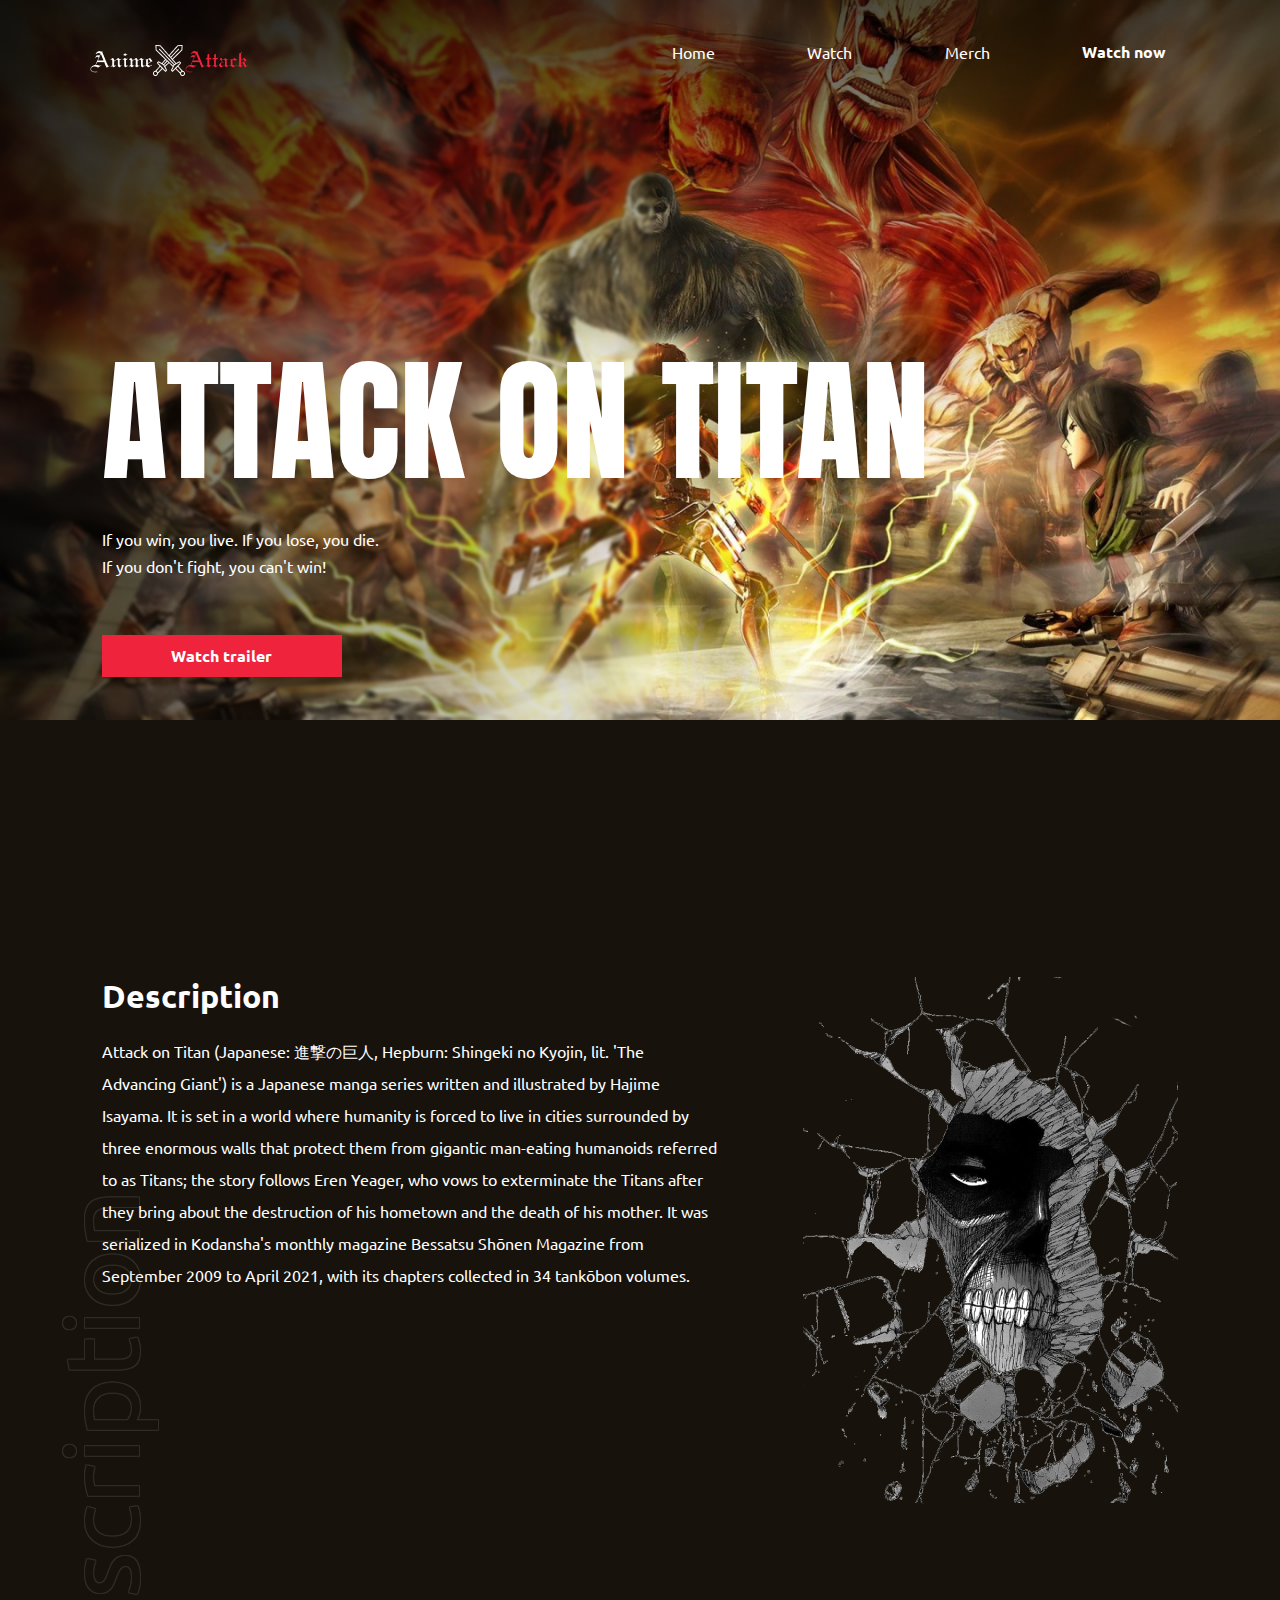
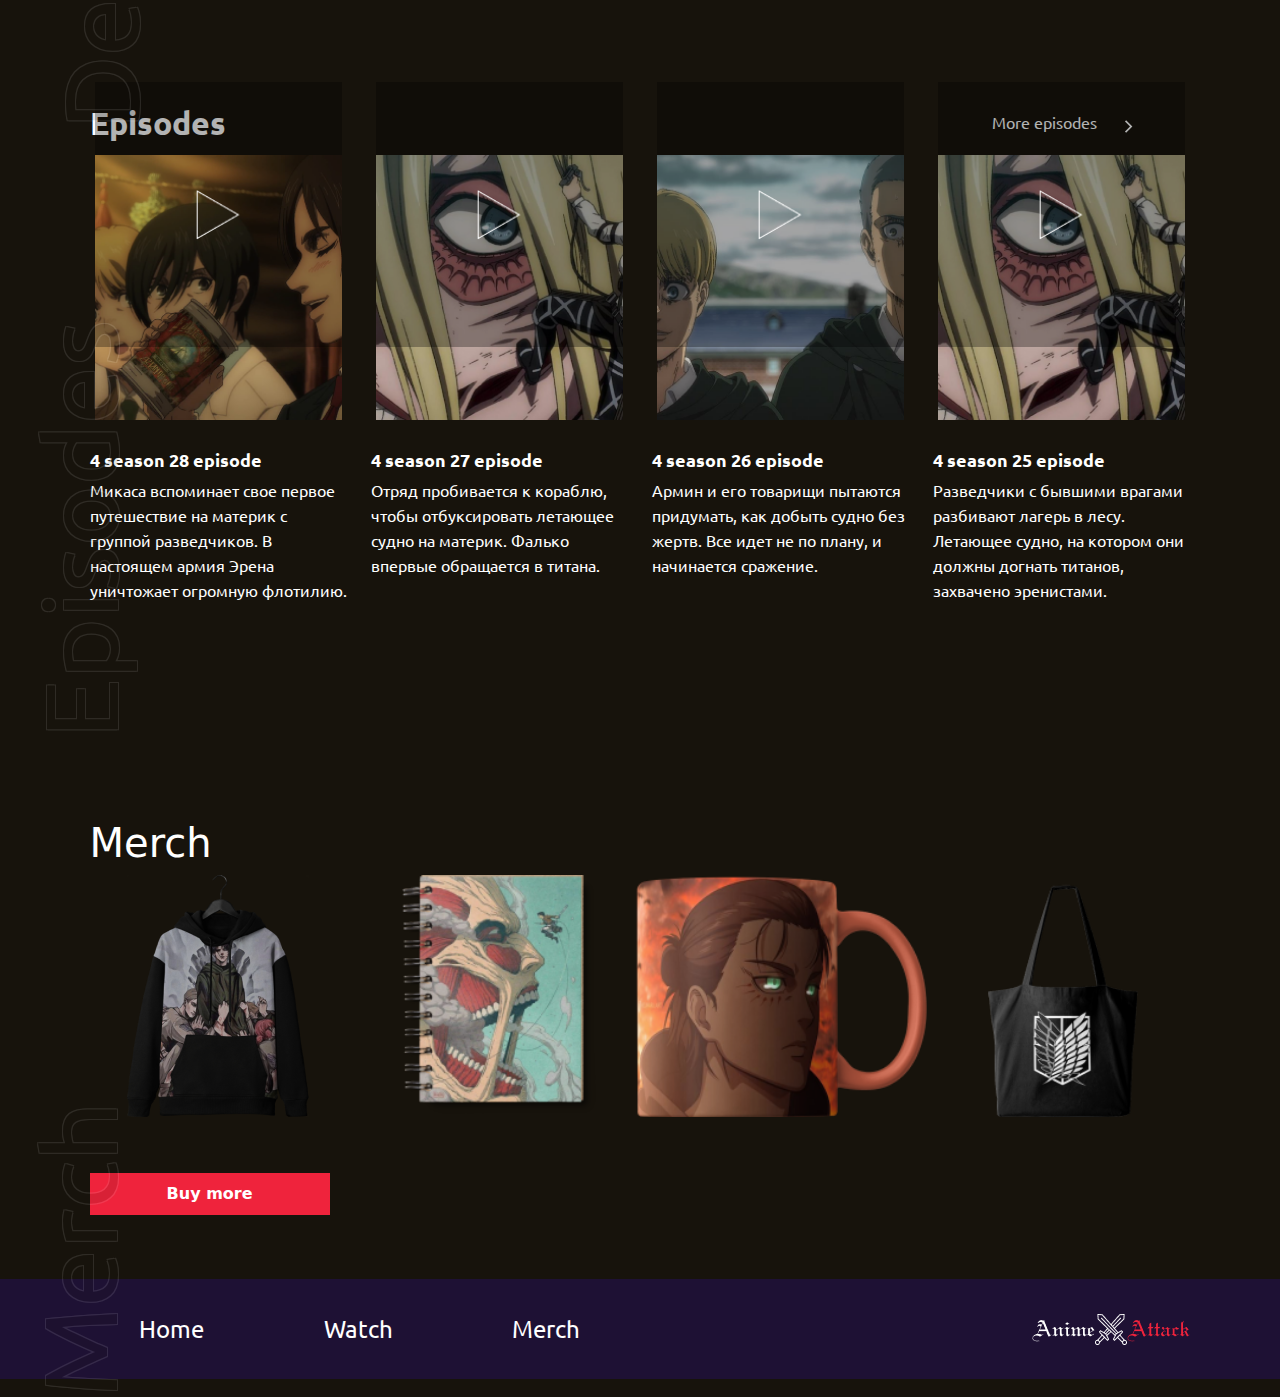
<file: index.html>
<!DOCTYPE html>
<html lang="en">
<head>
    <meta charset="UTF-8">
    <meta name="viewport" content="width=device-width, initial-scale=1">
    <title>Anime Attack</title>
    <link rel="stylesheet" href="css/bootstrap.min.css">
    <link rel="stylesheet" href="css/index.css">
</head>
<body>
<div class="container-fluid">
    <div class="row back">
        <div class="row navbar">
            <div class="col-6">
                <img src="images/index/logo.png" alt="">
            </div>
            <div class="col-6">
                <ul class="">
                    <li><a href="index.html">Home</a></li>
                    <li><a href="watch.html">Watch</a></li>
                    <li><a href="">Merch</a></li>
                    <li id="but"><a href="">Watch now</a></li>
                </ul>
            </div>
        </div>
        <div class="row main">
            <div class="col-12">
                <h1>ATTACK ON TITAN</h1>
            </div>
            <div class="col-12" style="margin-top: 20px">
                <h2>
                    If you win, you live. If you lose, you die.
                </h2>
            </div>
            <div class="col-12">
                <h2>
                    If you don't fight, you can't win!
                </h2>
            </div>
            <div class="col-12" style="margin-top: 50px">
                <h2>
                    <a href="watch.html">
                        <button>
                            Watch trailer
                        </button>
                    </a>
                </h2>
            </div>
        </div>
    </div>
    <div class="row content">
        <div class="col-7">
            <h2 id="desc">Description</h2>
            <h1>Description</h1>
            <p>Attack on Titan (Japanese: 進撃の巨人, Hepburn: Shingeki no Kyojin, lit. 'The Advancing Giant') is a
                Japanese manga series written and illustrated by Hajime Isayama. It is set in a world where humanity is
                forced to live in cities surrounded by three enormous walls that protect them from gigantic man-eating
                humanoids referred to as Titans; the story follows Eren Yeager, who vows to exterminate the Titans after
                they bring about the destruction of his hometown and the death of his mother. It was serialized in
                Kodansha's monthly magazine Bessatsu Shōnen Magazine from September 2009 to April 2021, with its
                chapters collected in 34 tankōbon volumes.</p>
        </div>
        <div class="col-5" style="display: flex; justify-content: right">
            <img src="images/index/head.png" alt="">
        </div>
    </div>
    <div class="row episodes">
        <div class="col-9">
            <h2 id="episodes">Episodes</h2>
            <h1>Episodes</h1>
        </div>
        <div class="col-2 d-flex justify-content-end align-items-center">
            <h2>
                More episodes
            </h2>
        </div>
        <div class="col-1 d-flex justify-content-start align-items-center">
            <img id="next" src="images/index/next.png" alt="">
        </div>
        <div class="col-3">
            <img src="images/index/28episode.png" alt="">
            <img src="images/index/play.png" alt="" style="margin-top: -445px">
            <h3>
                4 season 28 episode
            </h3>
            <p>
                Микаса вспоминает свое первое путешествие на материк с группой разведчиков. В настоящем армия Эрена
                уничтожает огромную флотилию.
            </p>
        </div>
        <div class="col-3">
            <img src="images/index/27episode.png" alt="">
            <img src="images/index/play.png" alt="" style="margin-top: -445px">
            <h3>
                4 season 27 episode
            </h3>
            <p>
                Отряд пробивается к кораблю, чтобы отбуксировать летающее судно на материк. Фалько впервые обращается в
                титана.
            </p>
        </div>
        <div class="col-3">
            <img src="images/index/26episode.png" alt="">
            <img src="images/index/play.png" alt="" style="margin-top: -445px">
            <h3>
                4 season 26 episode
            </h3>
            <p>
                Армин и его товарищи пытаются придумать, как добыть судно без жертв. Все идет не по плану, и начинается
                сражение.
            </p>
        </div>
        <div class="col-3">
            <img src="images/index/25episode.png" alt="">
            <img src="images/index/play.png" alt="" style="margin-top: -445px">
            <h3>
                4 season 25 episode
            </h3>
            <p>
                Разведчики с бывшими врагами разбивают лагерь в лесу. Летающее судно, на котором они должны догнать
                титанов, захвачено эренистами.
            </p>
        </div>
    </div>
    <div class="row merch">
        <div class="col-12">
            <h2 id="merch">Merch</h2>
            <h1>Merch</h1>
        </div>
        <div class="col-3 d-flex justify-content-center">
            <img src="images/index/hoodie.png" alt="">
        </div>
        <div class="col-3 d-flex justify-content-center">
            <img src="images/index/book.png" alt="">
        </div>
        <div class="col-3 d-flex justify-content-center">
            <img src="images/index/cup.png" alt="">
        </div>
        <div class="col-3 d-flex justify-content-center">
            <img src="images/index/shoper.png" alt="">
        </div>
        <div class="col-3" style="margin-top: 5%">
            <a href="">
                <button>
                    Buy more
                </button>
            </a>
        </div>
    </div>
    <div class="row footer d-flex justify-content-between">
        <div class="col-2 d-flex justify-content-center align-items-center">
            <a href="index.html">Home</a>
        </div>
        <div class="col-2 d-flex justify-content-center align-items-center">
            <a href="watch.html">Watch</a>
        </div>
        <div class="col-2 d-flex justify-content-center align-items-center">
            <a href="">Merch</a>
        </div>
        <div class="col-6 d-flex justify-content-end align-items-center">
            <img src="images/index/logo.png" alt="">
        </div>
    </div>
</div>
</body>
</html>
</file>
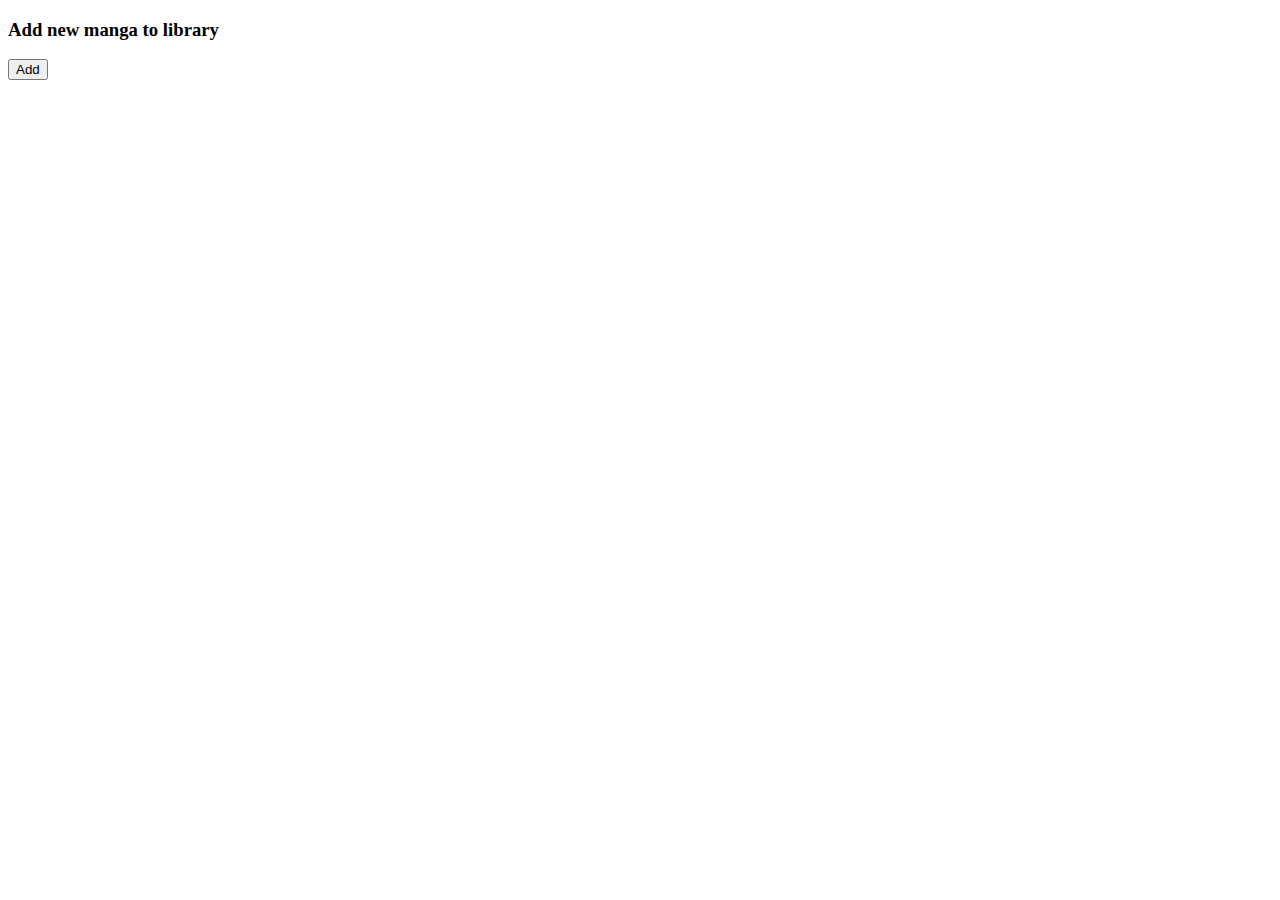
<file: lab9/static/index.html>
<!DOCTYPE html>
<html lang="en">
<head>
    <meta charset="UTF-8">
    <title>Library</title>
</head>
<body>
    <h3>Add new manga to library</h3>
    <a href="/add"><button>Add</button></a>
</body>
</html>
</file>
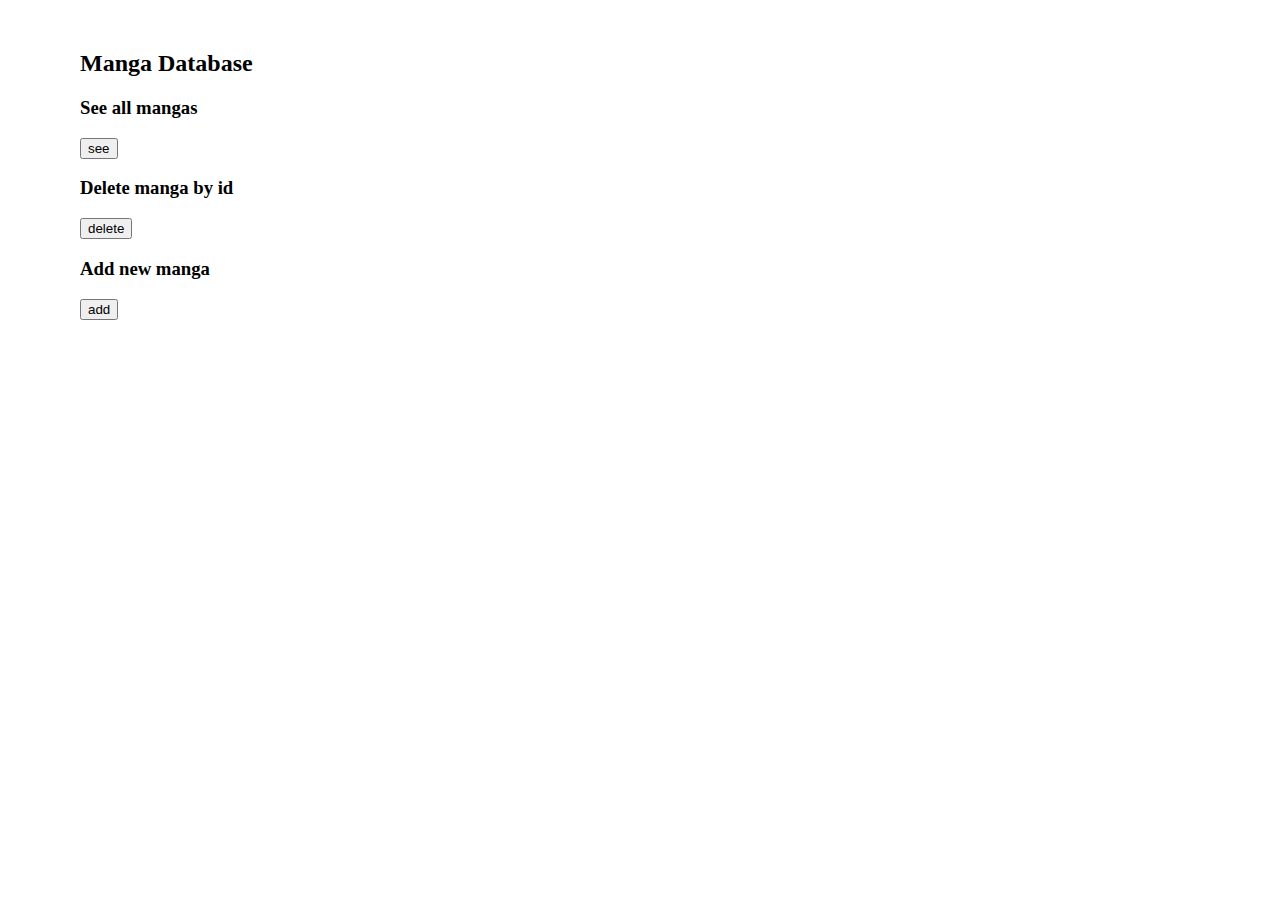
<file: project/static/index.html>
<!DOCTYPE html>
<html lang="en">
<head>
    <meta charset="UTF-8">
    <title>Index</title>
    <style>
        body {
            margin: 50px 80px
        }
    </style>
</head>
<body>
    <div class="container-fluid">
        <div class="row">
            <div class="col-12">
                <h2>Manga Database</h2>
            </div>
            <h3>See all mangas</h3>
            <a href="/see"><button>see</button></a>
            <h3>Delete manga by id</h3>
            <a href="/delete"><button>delete</button></a>
            <h3>Add new manga</h3>
            <a href="/add"><button>add</button></a>
        </div>
    </div>

</body>
</html>
</file>
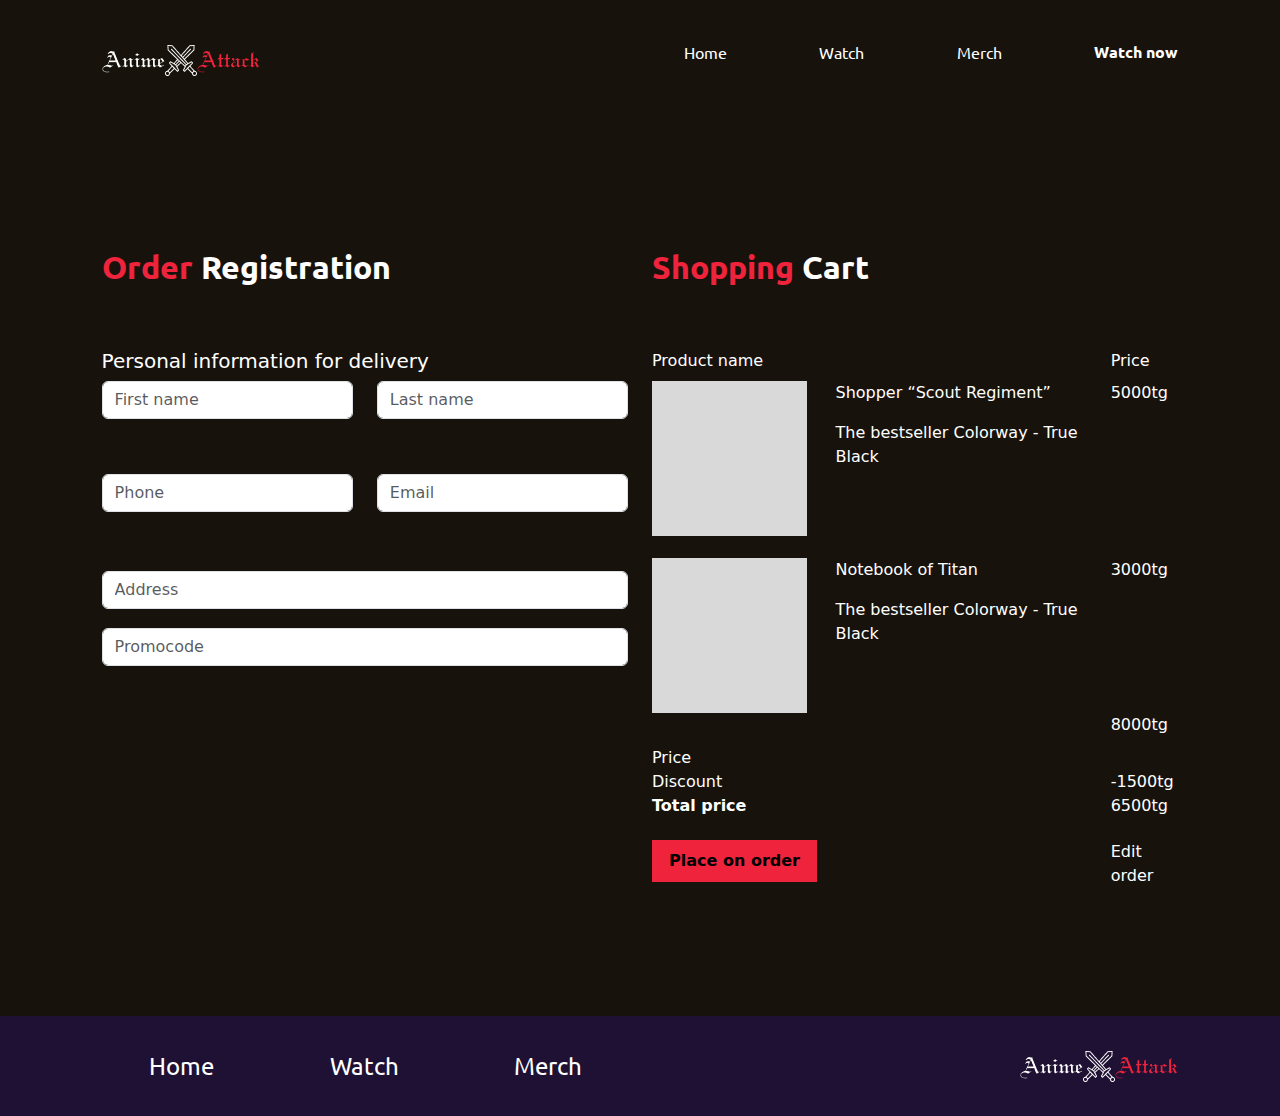
<file: buy.html>
<!DOCTYPE html>
<html lang="en">
<head>
    <meta charset="UTF-8">
    <meta name="viewport" content="width=device-width, initial-scale=1">
    <title>Buying</title>
    <link rel="stylesheet" href="css/bootstrap.min.css">
    <link rel="stylesheet" href="css/buy.css">
</head>
<body>
    <div class="container-fluid">
        <div class="row navbar">
            <div class="col-6">
                <img src="images/index/logo.png" alt="">
            </div>
            <div class="col-6">
                <ul class="">
                    <li><a href="">Home</a></li>
                    <li><a href="">Watch</a></li>
                    <li><a href="">Merch</a></li>
                    <li id="but"><a href="">Watch now</a></li>
                </ul>
            </div>
        </div>
        <div class="row content">

            <div class="col-6">
                <h1>
                    <span style="color: #EF233C">Order</span>
                    <span>Registration</span>
                </h1>

            </div>
            <div class="col-6">
                <h1>
                    <span style="color: #EF233C">Shopping</span>
                    <span>Cart</span>
                </h1>

            </div>
            <div class="col-6" style="margin-top: 5%">
                <h5>Personal information for delivery</h5>
            </div>
            <div class="col-5" style="margin-top: 5%">
                Product name
            </div>
            <div class="col-1" style="margin-top: 5%">
                Price
            </div>
            <div class="col-3">
                <input type="text" class="form-control" aria-describedby="emailHelp" placeholder="First name">
            </div>
            <div class="col-3">
                <input type="text" class="form-control" aria-describedby="emailHelp" placeholder="Last name">
            </div>
            <div class="col-2">
                <img src="images/Rectangle.png" alt="">
            </div>
            <div class="col-3">
                <p>
                    Shopper “Scout Regiment”
                </p>
                <p>
                    The bestseller
                    Colorway - True Black
                </p>
            </div>
            <div class="col-1">
                5000tg
            </div>

            <div class="col-3">
                <input type="text" class="form-control" aria-describedby="emailHelp" placeholder="Phone" style="margin-top: -25%">
            </div>
            <div class="col-3">
                <input type="text" class="form-control" aria-describedby="emailHelp" placeholder="Email" style="margin-top: -25%">
            </div>
            <div class="col-2" style="margin-top: 2%">
                <img src="images/Rectangle.png" alt="">
            </div>
            <div class="col-3" style="margin-top: 2%">
                <p>
                    Notebook of Titan
                </p>
                <p>
                    The bestseller
                    Colorway - True Black
                </p>
            </div>
            <div class="col-1" style="margin-top: 2%">
                3000tg
            </div>
            <div class="col-6">
                <input type="text" class="form-control" aria-describedby="emailHelp" placeholder="Address" style="margin-top: -27%">
            </div>
            <div class="col-5" style="margin-top: 3%">
                Price
            </div>
            <div class="col-1">
                8000tg
            </div>
            <div class="col-6">
                <input type="text" class="form-control" aria-describedby="emailHelp" placeholder="Promocode" style="margin-top: -27%">
            </div>
            <div class="col-5">
                Discount
            </div>
            <div class="col-1">
                -1500tg
            </div>
            <div class="col-6">

            </div>
            <div class="col-5">
                <b>Total price</b>
            </div>
            <div class="col-1">
                6500tg
            </div>
            <div class="col-6">

            </div>
            <div class="col-5" style="margin-top: 2%">
                <a href=""><button><b>Place on order</b></button></a>
            </div>
            <div class="col-1" style="margin-top: 2%">
                Edit order
            </div>
        </div>
        <div class="row footer d-flex justify-content-between">
            <div class="col-2 d-flex justify-content-center align-items-center">
                <a href="index.html">Home</a>
            </div>
            <div class="col-2 d-flex justify-content-center align-items-center">
                <a href="watch.html">Watch</a>
            </div>
            <div class="col-2 d-flex justify-content-center align-items-center">
                <a href="">Merch</a>
            </div>
            <div class="col-6 d-flex justify-content-end align-items-center">
                <img src="images/index/logo.png" alt="">
            </div>
        </div>
    </div>
</body>
</html>
</file>
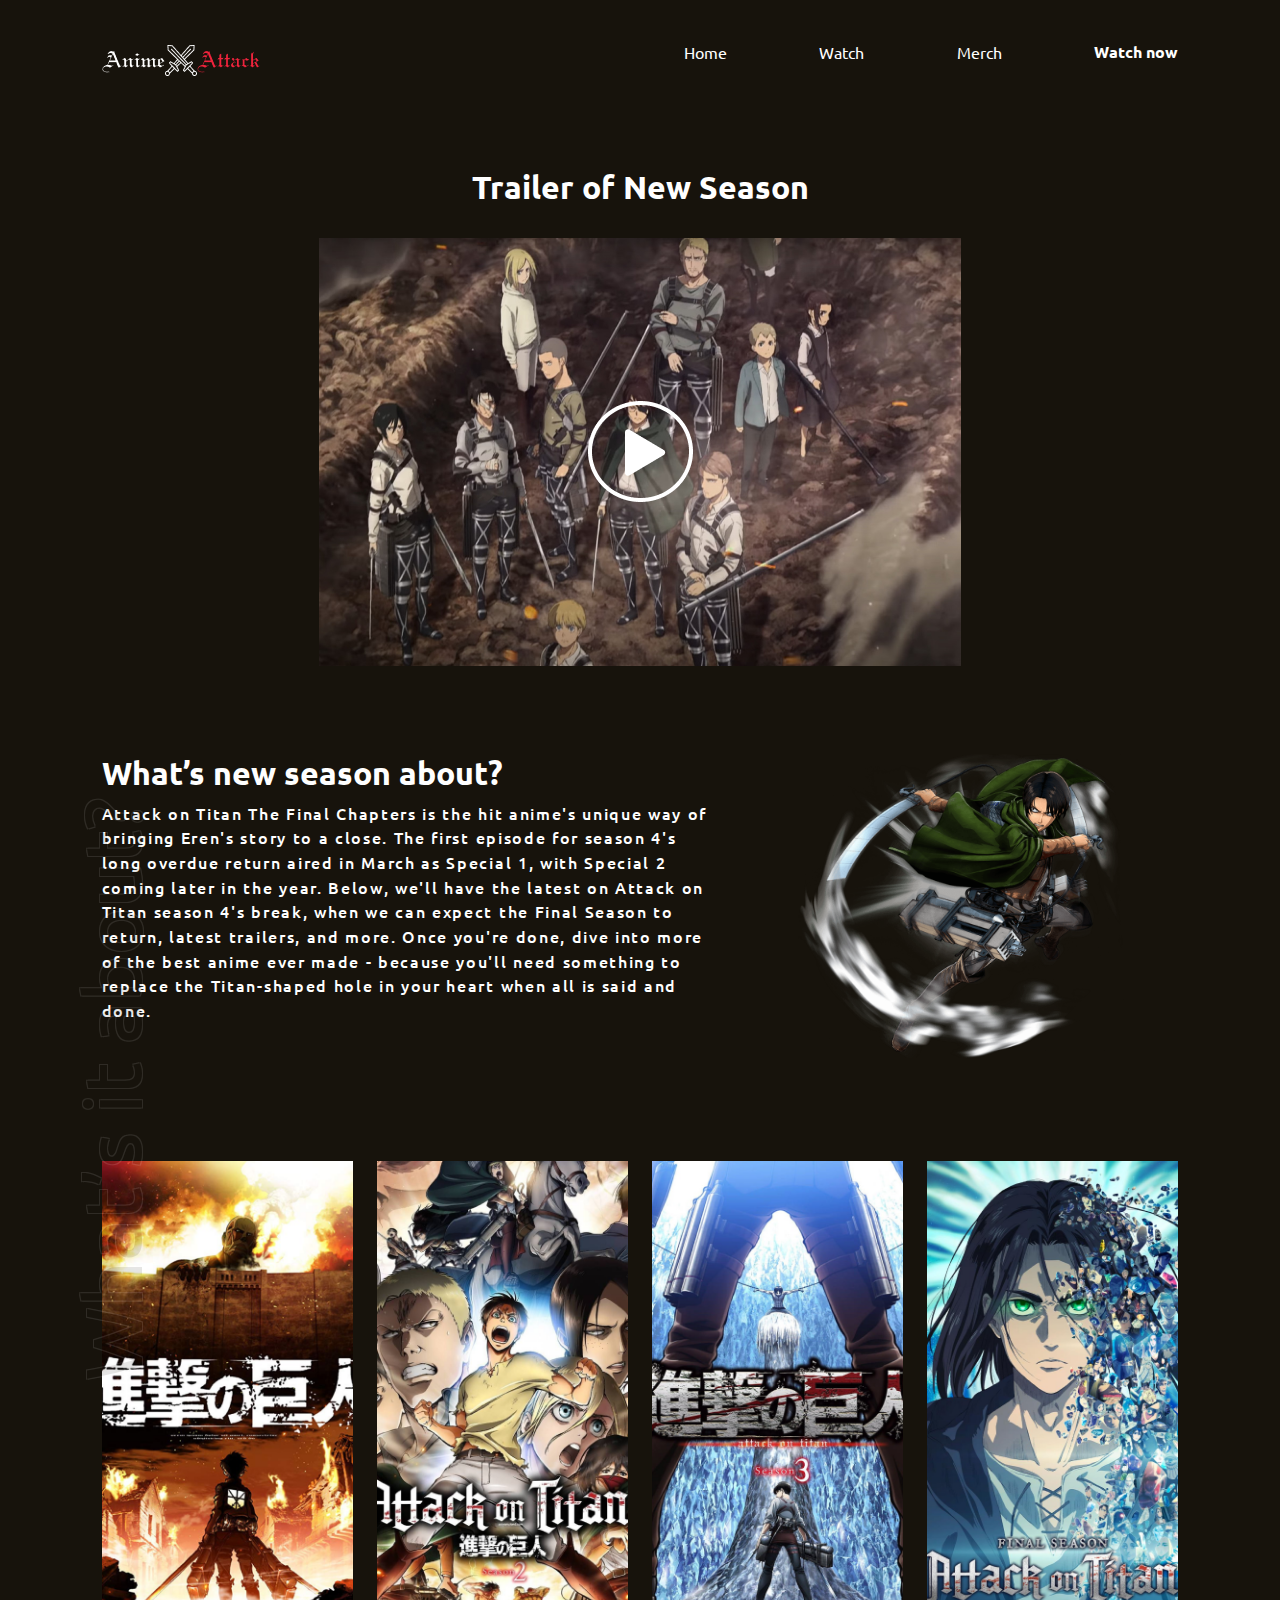
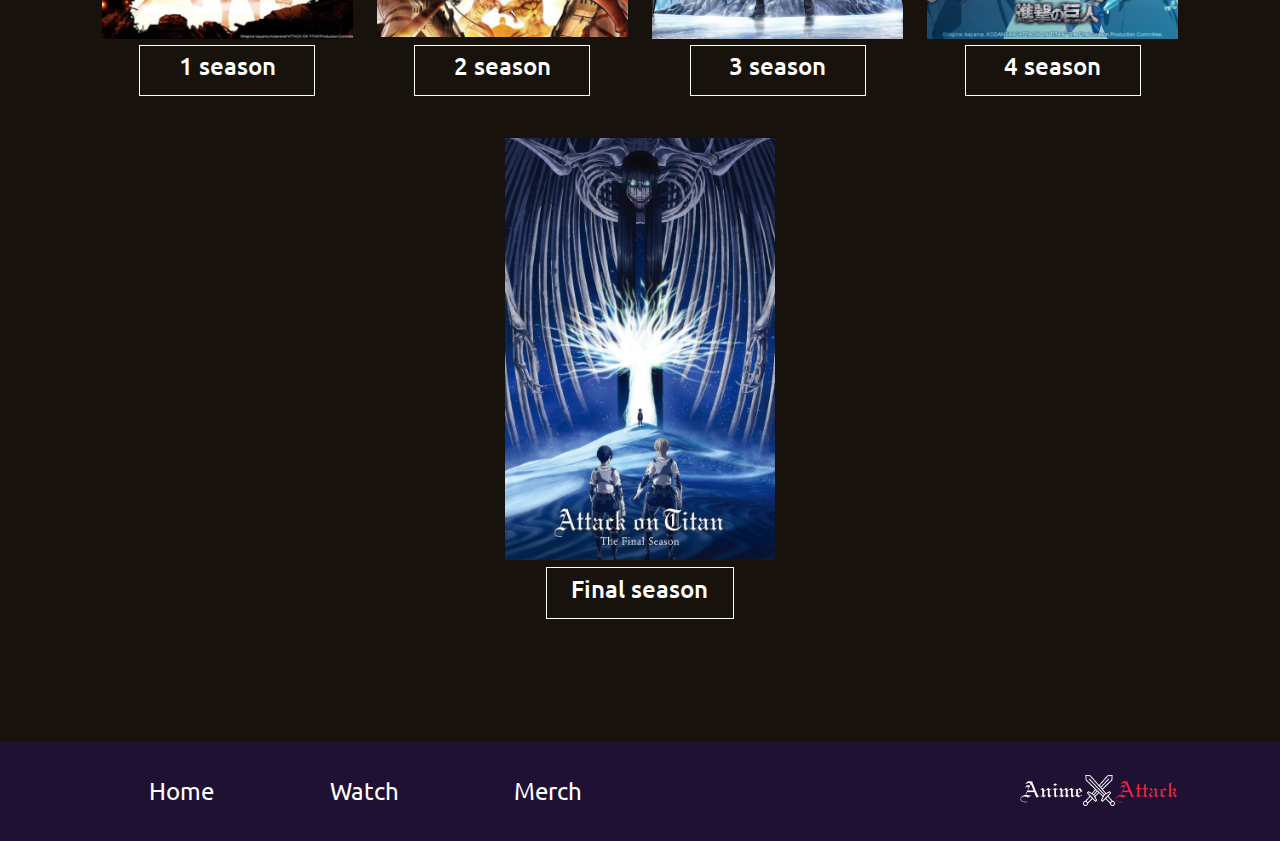
<file: watch.html>
<!DOCTYPE html>
<html lang="en">
<head>
    <meta charset="UTF-8">
    <meta name="viewport" content="width=device-width, initial-scale=1">
    <title>Watch</title>
    <link rel="stylesheet" href="css/bootstrap.min.css">
    <link rel="stylesheet" href="css/watch.css">
</head>
<body>
<div class="container-fluid">
    <div class="row navbar">
        <div class="col-6">
            <img src="images/index/logo.png" alt="">
        </div>
        <div class="col-6">
            <ul class="">
                <li><a href="index.html">Home</a></li>
                <li><a href="watch.html">Watch</a></li>
                <li><a href="">Merch</a></li>
                <li id="but"><a href="">Watch now</a></li>
            </ul>
        </div>
    </div>
    <div class="row content mt-5">
        <div class="col-12 d-flex justify-content-center">
            <h1>
                Trailer of New Season
            </h1>
        </div>
        <div class="col-12 d-flex justify-content-center mt-4">
            <img src="images/trailer.png" alt="">
        </div>
        <div class="col-7" style="margin-top: 8%">
            <h2 id="what">What’s it about?</h2>
            <h1>What’s new season about?</h1>
            <p>Attack on Titan The Final Chapters is the hit anime's unique way of bringing Eren's story to a close. The
                first episode for season 4's long overdue return aired in March as Special 1, with Special 2 coming
                later in the year.

                Below, we'll have the latest on Attack on Titan season 4's break, when we can expect the Final Season to
                return, latest trailers, and more.

                Once you're done, dive into more of the best anime ever made - because you'll need something to replace
                the Titan-shaped hole in your heart when all is said and done.</p>
        </div>
        <div class="col-5 d-flex justify-content-center align-items-center" style="margin-top: 8%">
            <img class="w-75" src="images/levi.png" alt="">
        </div>
    </div>
    <div class="row seasons" style="margin-top: 8%">
        <div class="col-3 d-flex justify-content-center">
            <img src="images/1season.png" alt="">
        </div>
        <div class="col-3">
            <img src="images/2season.png" alt="">
        </div>
        <div class="col-3">
            <img src="images/3season.png" alt="">
        </div>
        <div class="col-3">
            <img src="images/4season.png" alt="">
        </div>
        <div class="col-3 d-flex justify-content-center align-items-center">
            <a class="d-flex justify-content-center align-items-center buttons" href="">
                <h1>
                    1 season
                </h1>
            </a>
        </div>
        <div class="col-3 d-flex justify-content-center align-items-center">
            <a class="d-flex justify-content-center align-items-center buttons" href="">
                <h1>
                    2 season
                </h1>
            </a>
        </div>
        <div class="col-3 d-flex justify-content-center align-items-center">
            <a class="d-flex justify-content-center align-items-center buttons" href="">
                <h1>
                    3 season
                </h1>
            </a>
        </div>
        <div class="col-3 d-flex justify-content-center align-items-center">
            <a class="d-flex justify-content-center align-items-center buttons" href="">
                <h1>
                    4 season
                </h1>
            </a>
        </div>

        <div class="col-12 d-flex justify-content-center">
            <div class="col-3 d-flex justify-content-center mt-5">
                <img src="images/finalseason.png" alt="">
            </div>
        </div>
        <div class="col-12 d-flex justify-content-center">
            <div class="col-3 d-flex justify-content-center align-items-center">
                <a class="d-flex justify-content-center align-items-center buttons" href="">
                    <h1>
                        Final season
                    </h1>
                </a>
            </div>
        </div>

    </div>
    <div class="row footer d-flex justify-content-between">
        <div class="col-2 d-flex justify-content-center align-items-center">
            <a href="index.html">Home</a>
        </div>
        <div class="col-2 d-flex justify-content-center align-items-center">
            <a href="watch.html">Watch</a>
        </div>
        <div class="col-2 d-flex justify-content-center align-items-center">
            <a href="">Merch</a>
        </div>
        <div class="col-6 d-flex justify-content-end align-items-center">
            <img src="images/index/logo.png" alt="">
        </div>
    </div>
</div>
</body>
</html>
</file>
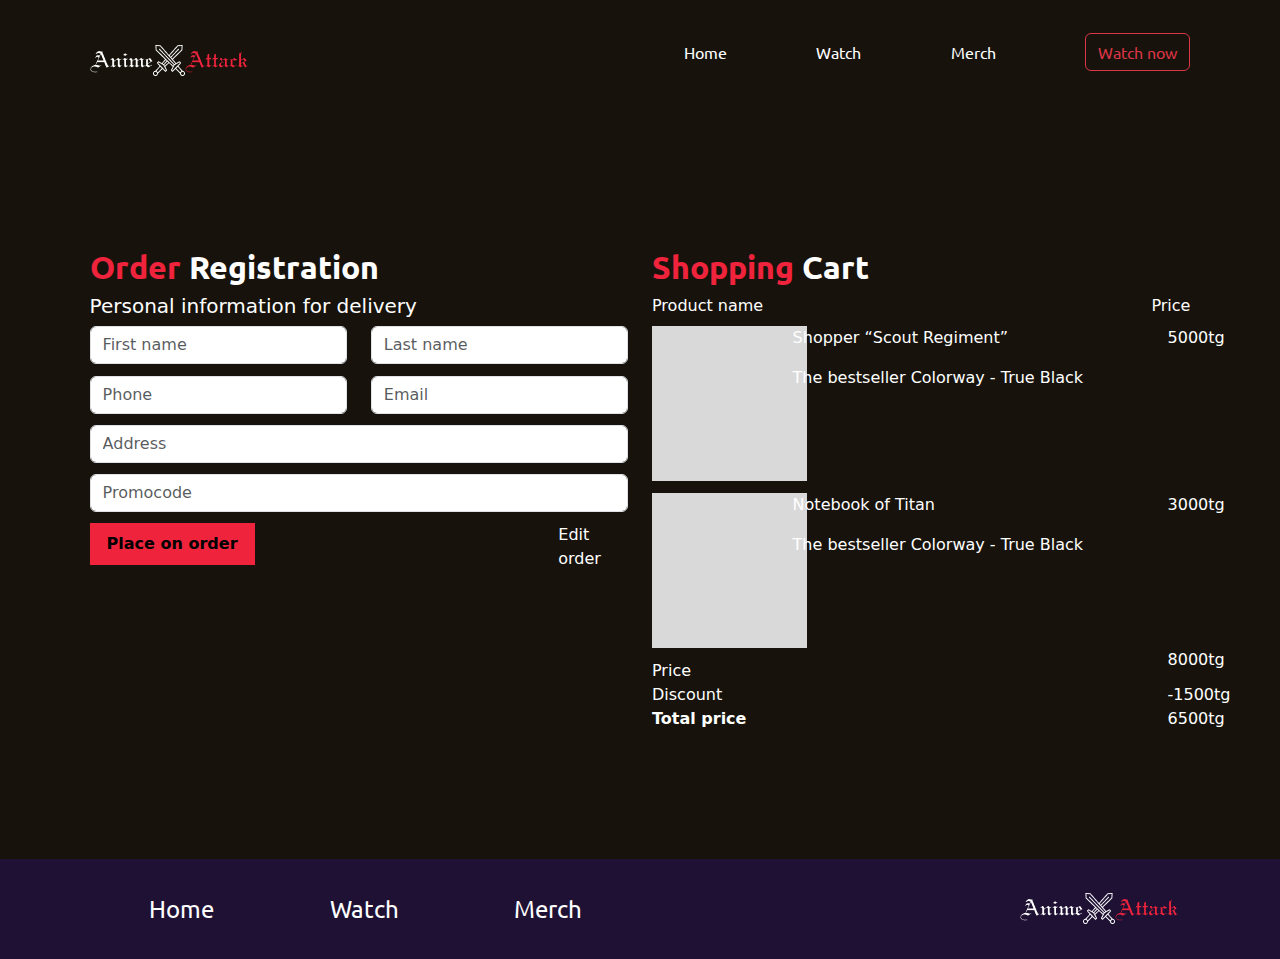
<file: lab8/static/buy.html>
<!DOCTYPE html>
<html lang="en">
<head>
    <meta charset="UTF-8">
    <meta name="viewport" content="width=device-width, initial-scale=1">
    <title>Buying</title>
    <link rel="stylesheet" href="../static/bootstrap.min.css">
    <link rel="stylesheet" href="../static/buy.css">
</head>
<body>
    <div class="container-fluid">
        <div class="row navbar">
            <div class="col-6">
                <img src="images/logo.png" alt="">
            </div>
            <div class="col-6">
                <div class="pc-navigation">
                    <ul class="d-flex align-items-center">
                        <li><a href="index.html">Home</a></li>
                        <li><a href="watch.html">Watch</a></li>
                        <li><a href="">Merch</a></li>
                        <li><a href="watch.html"><button type="button" class="btn btn-outline-danger">Watch now</button></a></li>
                    </ul>
                </div>
                <div class="mobile-navigation">
                    <input id="toggle" type="checkbox">

                    <label for="toggle" class="hamburger">
                        <div class="top-bun"></div>
                        <div class="meat"></div>
                        <div class="bottom-bun"></div>
                    </label>

                    <div class="nav">
                        <div class="nav-wrapper">
                            <nav>
                                <a href="index.html">Home</a><br>
                                <a href="watch.html">Watch</a><br>
                                <a href="#">Merch</a><br>
                                <a href="watch.html">Watch now</a><br>
                            </nav>
                        </div>
                    </div>
                </div>
            </div>
        </div>
        <div class="row content">

            <div class="col-6">
                <h1>
                    <span style="color: #EF233C">Order</span>
                    <span>Registration</span>
                </h1>

            </div>
            <div class="col-6">
                <h1>
                    <span style="color: #EF233C">Shopping</span>
                    <span>Cart</span>
                </h1>

            </div>
            <div class="col-6">
                <h5>Personal information for delivery</h5>
            </div>
            <div class="col-5">
                Product name
            </div>
            <div class="col-1 d-flex justify-content-end">
                Price
            </div>

            <div class="col-6">
                <form action="/buy" method="POST">
                <div class="row">
                    <div class="col-6">
                        <input type="text" name="firstName" class="form-control" aria-describedby="emailHelp" placeholder="First name">
                    </div>
                    <div class="col-6">
                        <input type="text" name="lastName" class="form-control" aria-describedby="emailHelp" placeholder="Last name">
                    </div>
                    <div class="col-6" style="margin-top: 2%">
                        <input type="text" name="Phone" class="form-control" aria-describedby="emailHelp" placeholder="Phone">
                    </div>
                    <div class="col-6" style="margin-top: 2%">
                        <input type="text" class="form-control" aria-describedby="emailHelp" placeholder="Email">
                    </div>
                    <div class="col-12" style="margin-top: 2%">
                        <input type="text" class="form-control" aria-describedby="emailHelp" placeholder="Address">
                    </div>
                    <div class="col-12" style="margin-top: 2%">
                        <input type="text" class="form-control" aria-describedby="emailHelp" placeholder="Promocode">
                    </div>
                    <div class="col-10" style="margin-top: 2%">
                        <a href="/buyComplete.html"><button type="submit"><b>Place on order</b></button></a>
                    </div>
                    <div class="col-2 d-flex align-items-center justify-content-center" style="margin-top: 2%">
                        Edit order
                    </div>
                </div>
            </form>
            </div>


            <div class="col-6">
                <div class="row">
                    <div class="col-3">
                        <img src="../static/images/Rectangle.png" alt="">
                    </div>
                    <div class="col-8 description">
                        <p>
                            Shopper “Scout Regiment”
                        </p>
                        <p>
                            The bestseller
                            Colorway - True Black
                        </p>
                    </div>
                    <div class="col-1">
                        5000tg
                    </div>

                    <div class="col-3" style="margin-top: 2%">
                        <img src="../static/images/Rectangle.png" alt="">
                    </div>
                    <div class="col-8 description" style="margin-top: 2%">
                        <p>
                            Notebook of Titan
                        </p>
                        <p>
                            The bestseller
                            Colorway - True Black
                        </p>
                    </div>
                    <div class="col-1" style="margin-top: 2%">
                        3000tg
                    </div>
                    <div class="col-11" style="margin-top: 2%">
                        Price
                    </div>
                    <div class="col-1">
                        8000tg
                    </div>
                    <div class="col-11">
                        Discount
                    </div>
                    <div class="col-1">
                        -1500tg
                    </div>
                    <div class="col-11">
                        <b>Total price</b>
                    </div>
                    <div class="col-1">
                        6500tg
                    </div>
                </div>
            </div>
        </div>
        <div class="row footer d-flex justify-content-between">
            <div class="col-2 d-flex justify-content-center align-items-center">
                <a href="index.html">Home</a>
            </div>
            <div class="col-2 d-flex justify-content-center align-items-center">
                <a href="watch.html">Watch</a>
            </div>
            <div class="col-2 d-flex justify-content-center align-items-center">
                <a href="">Merch</a>
            </div>
            <div class="col-6 d-flex justify-content-end align-items-center">
                <img src="../static/images/logo.png" alt="">
            </div>
        </div>
    </div>
</body>
</html>
</file>
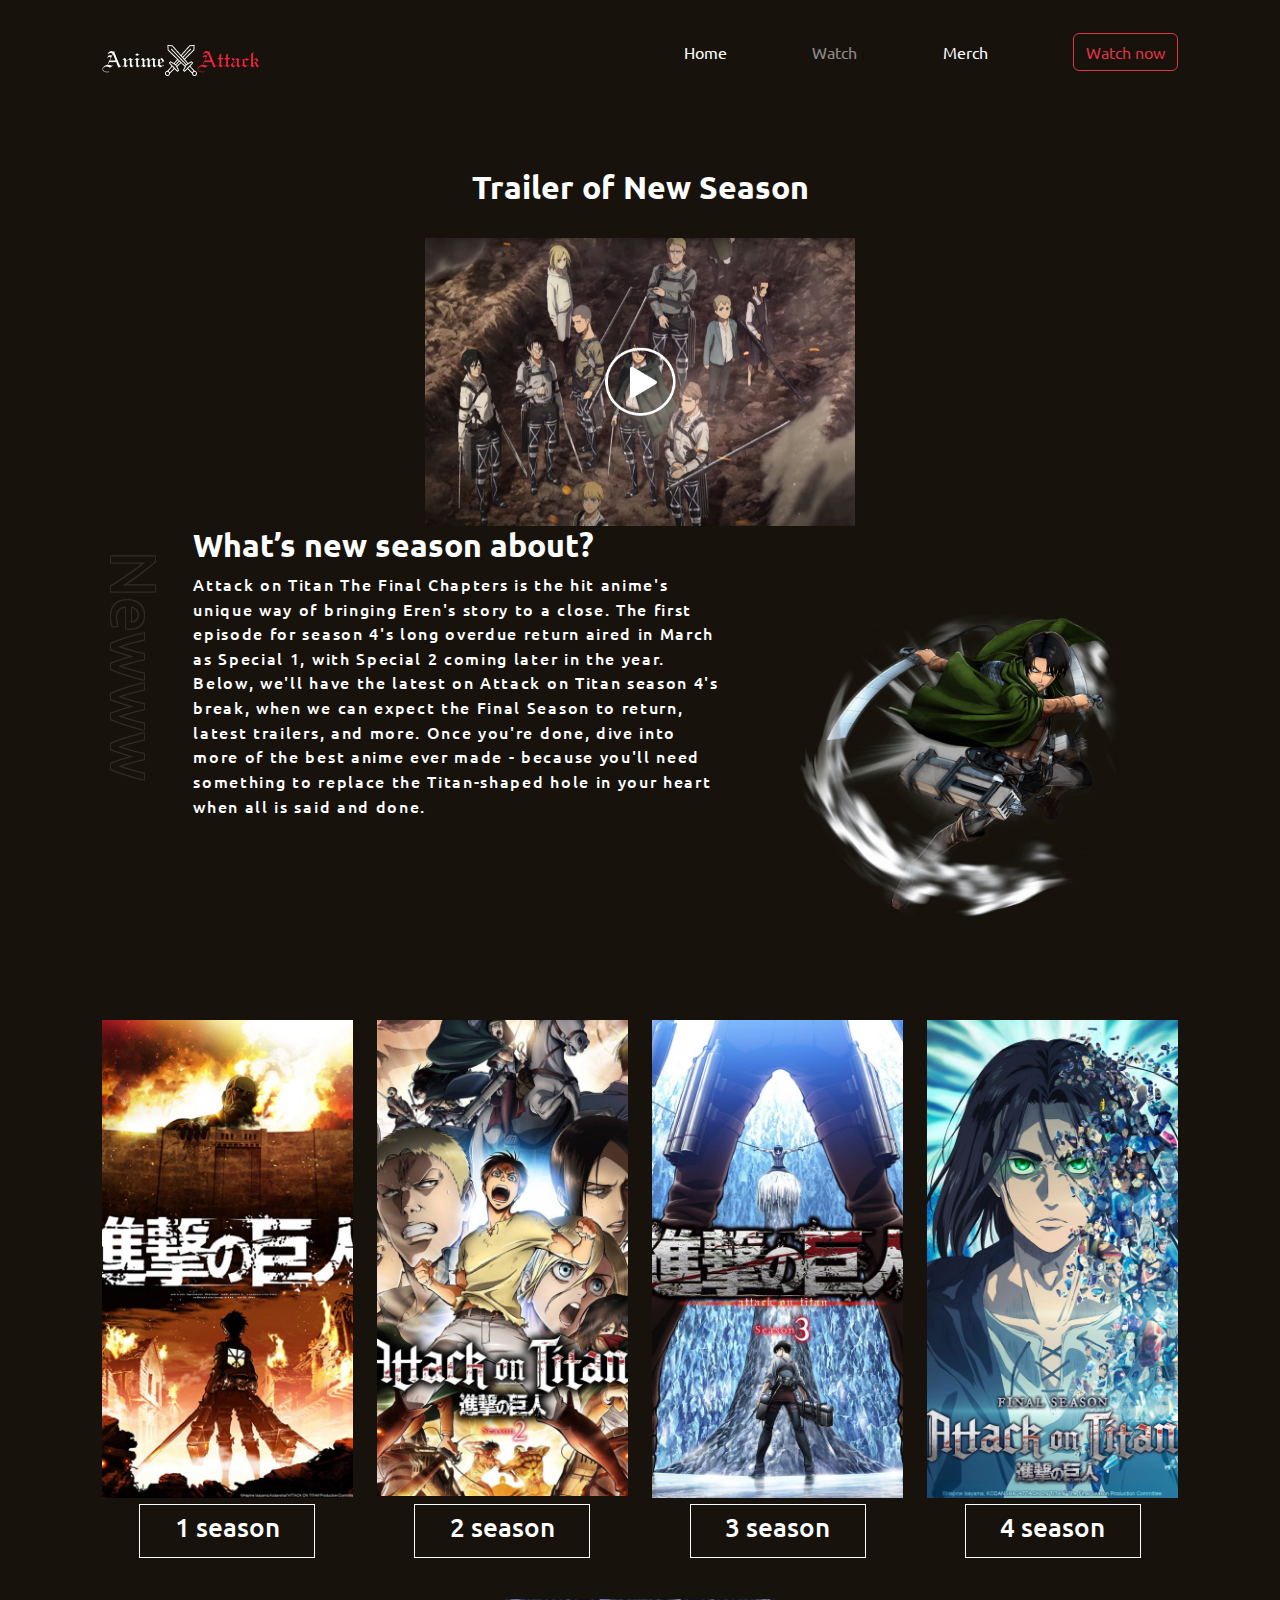
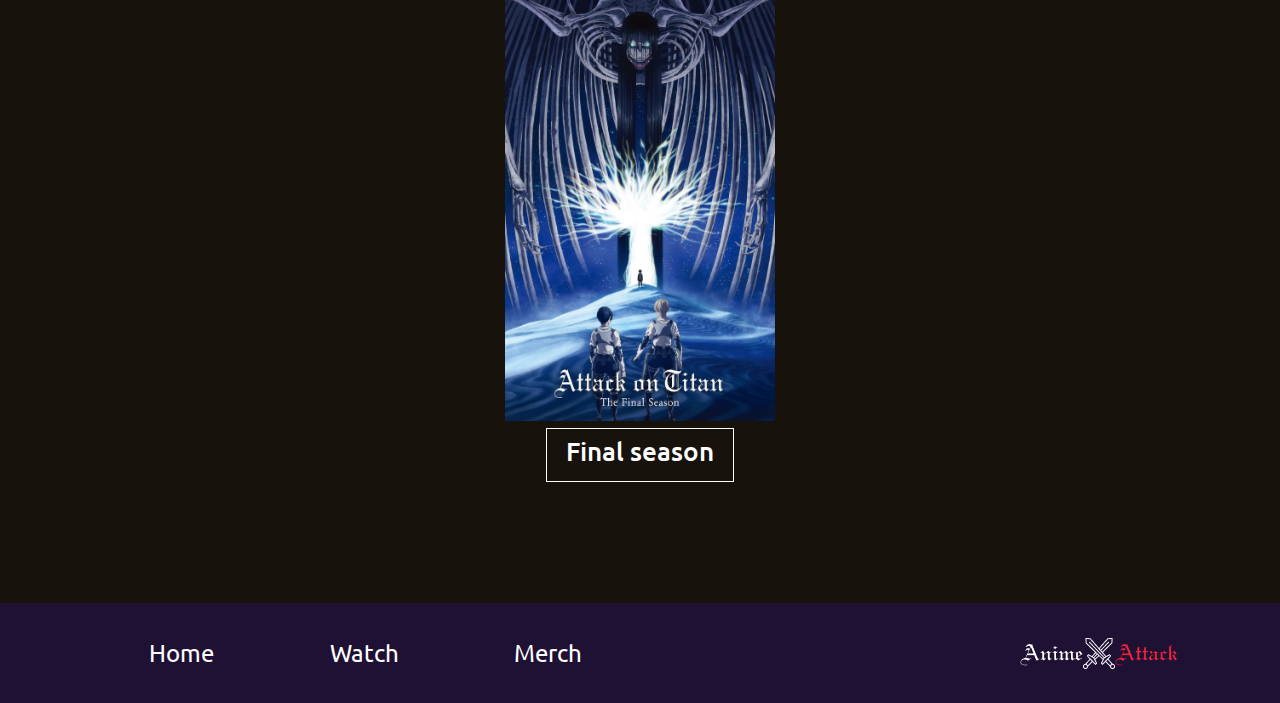
<file: lab8/static/watch.html>
<!DOCTYPE html>
<html lang="en">
<head>
    <meta charset="UTF-8">
    <meta name="viewport" content="width=device-width, initial-scale=1">
    <title>Watch</title>
    <link rel="stylesheet" href="../static/bootstrap.min.css">
    <link rel="stylesheet" href="../static/watch.css">
</head>
<body>
<div class="container-fluid">
    <div class="row navbar">
        <div class="col-6">
            <img src="../static/images/logo.png" alt="">
        </div>
        <div class="col-6 navigation">
            <div class="pc-navigation">
                <ul class="d-flex align-items-center">
                    <li><a href="/">Home</a></li>
                    <li><a href="/watch" class="nav-link disabled opacity-50">Watch</a></li>
                    <li><a href="">Merch</a></li>
                    <li><a href="/watch"><button type="button" class="btn btn-outline-danger">Watch now</button></a></li>
                </ul>
            </div>
            <div class="mobile-navigation">
                <input id="toggle" type="checkbox">

                <label for="toggle" class="hamburger">
                    <div class="top-bun"></div>
                    <div class="meat"></div>
                    <div class="bottom-bun"></div>
                </label>

                <div class="nav">
                    <div class="nav-wrapper">
                        <nav>
                            <a href="/">Home</a><br>
                            <a href="/watch">Watch</a><br>
                            <a href="#">Merch</a><br>
                            <a href="#">Watch now</a><br>
                        </nav>
                    </div>
                </div>
            </div>
        </div>
    </div>
    <div class="row content mt-5">
        <div class="col-12 d-flex justify-content-center">
            <h1>
                Trailer of New Season
            </h1>
        </div>
        <div class="col-12 d-flex justify-content-center mt-4">
            <img src="../static/images/trailer.png" alt="">
        </div>
        <div class="col-1">
            <h2 class="angle_text">Newww</h2>
        </div>
        <div class="col-sm-11 col-lg-6">
            <h1>What’s new season about?</h1>
            <p>Attack on Titan The Final Chapters is the hit anime's unique way of bringing Eren's story to a close. The
                first episode for season 4's long overdue return aired in March as Special 1, with Special 2 coming
                later in the year.

                Below, we'll have the latest on Attack on Titan season 4's break, when we can expect the Final Season to
                return, latest trailers, and more.

                Once you're done, dive into more of the best anime ever made - because you'll need something to replace
                the Titan-shaped hole in your heart when all is said and done.</p>
        </div>
        <div class="col-sm-12 col-lg-5 d-flex justify-content-center align-items-center" style="margin-top: 8%">
            <img class="w-75" src="../static/images/levi.png" alt="">
        </div>
    </div>
    <div class="row seasons" style="margin-top: 8%">
        <div class="col-3 d-flex justify-content-center">
            <img src="../static/images/1season.png" alt="">
        </div>
        <div class="col-3">
            <img src="../static/images/2season.png" alt="">
        </div>
        <div class="col-3">
            <img src="../static/images/3season.png" alt="">
        </div>
        <div class="col-3">
            <img src="../static/images/4season.png" alt="">
        </div>
        <div class="col-3 d-flex justify-content-center align-items-center">
            <a class="d-flex justify-content-center align-items-center buttons" href="">
                <h1>
                    1 season
                </h1>
            </a>
        </div>
        <div class="col-3 d-flex justify-content-center align-items-center">
            <a class="d-flex justify-content-center align-items-center buttons" href="">
                <h1>
                    2 season
                </h1>
            </a>
        </div>
        <div class="col-3 d-flex justify-content-center align-items-center">
            <a class="d-flex justify-content-center align-items-center buttons" href="">
                <h1>
                    3 season
                </h1>
            </a>
        </div>
        <div class="col-3 d-flex justify-content-center align-items-center">
            <a class="d-flex justify-content-center align-items-center buttons" href="">
                <h1>
                    4 season
                </h1>
            </a>
        </div>

        <div class="col-12 d-flex justify-content-center">
            <div class="col-3 d-flex justify-content-center mt-5">
                <img src="../static/images/finalseason.png" alt="">
            </div>
        </div>
        <div class="col-12 d-flex justify-content-center">
            <div class="col-3 d-flex justify-content-center align-items-center">
                <a class="d-flex justify-content-center align-items-center buttons" href="">
                    <h1>
                        Final season
                    </h1>
                </a>
            </div>
        </div>

    </div>
    <div class="row footer d-flex justify-content-between">
        <div class="col-2 d-flex justify-content-center align-items-center">
            <a href="/">Home</a>
        </div>
        <div class="col-2 d-flex justify-content-center align-items-center">
            <a href="/watch">Watch</a>
        </div>
        <div class="col-2 d-flex justify-content-center align-items-center">
            <a href="">Merch</a>
        </div>
        <div class="col-6 d-flex justify-content-end align-items-center">
            <img src="../static/images/logo.png" alt="">
        </div>
    </div>
</div>
</body>
</html>
</file>
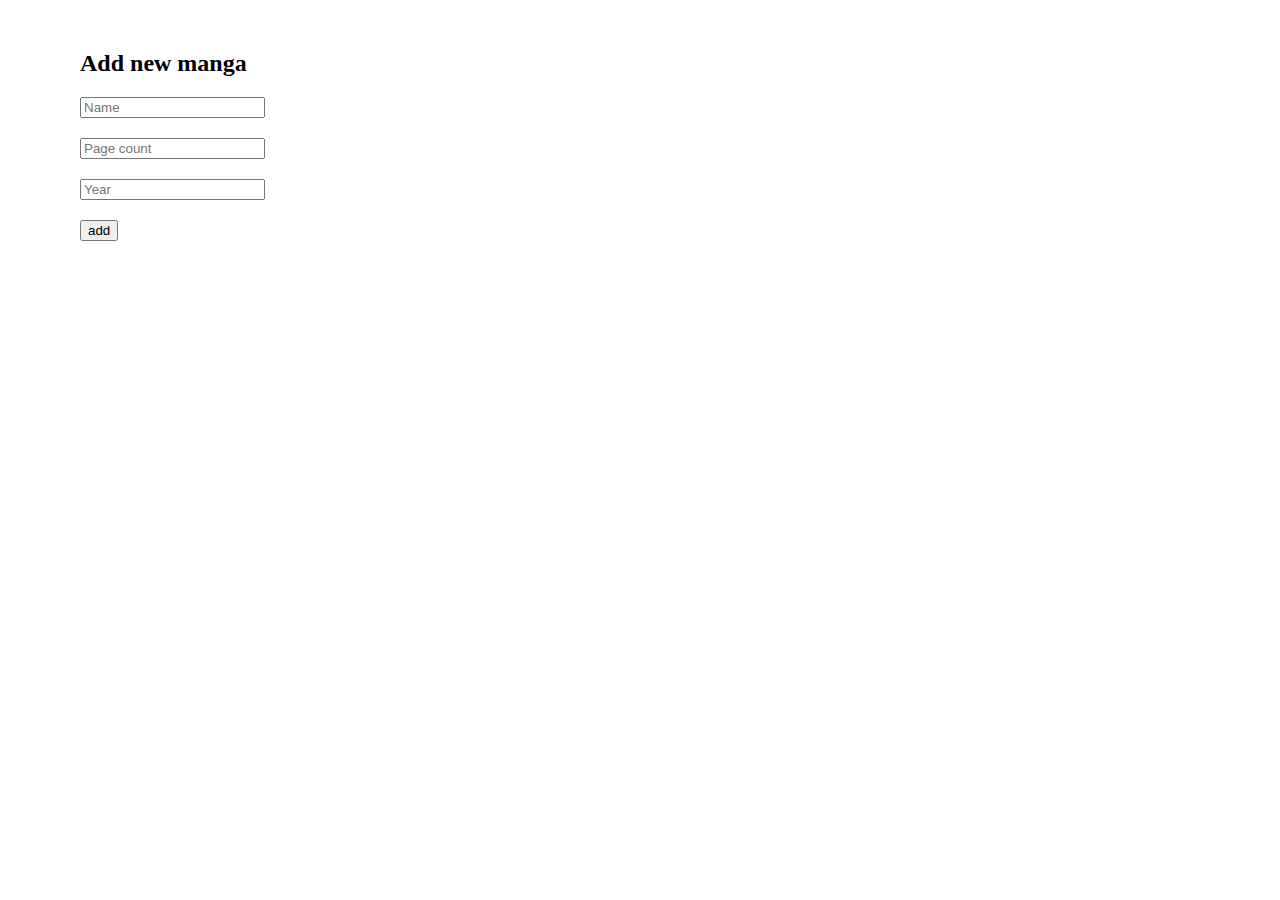
<file: project/static/add.html>
<!DOCTYPE html>
<html lang="en">
<head>
    <meta charset="UTF-8">
    <title>Add</title>
    <style>
        body {
            margin: 50px 80px
        }
        div {
            margin-bottom: 20px;
        }
    </style>
</head>
<body>
    <h2>Add new manga</h2>
    <form action="/add" method="post">
        <div>
            <input type="text" placeholder="Name" name="name">
        </div>
        <div>
            <input type="number" placeholder="Page count" name="pagecount">
        </div>
        <div>
            <input type="number" placeholder="Year" name="year">
        </div>
        <div>
            <button type="submit">add</button>
        </div>
    </form>
</body>
</html>
</file>
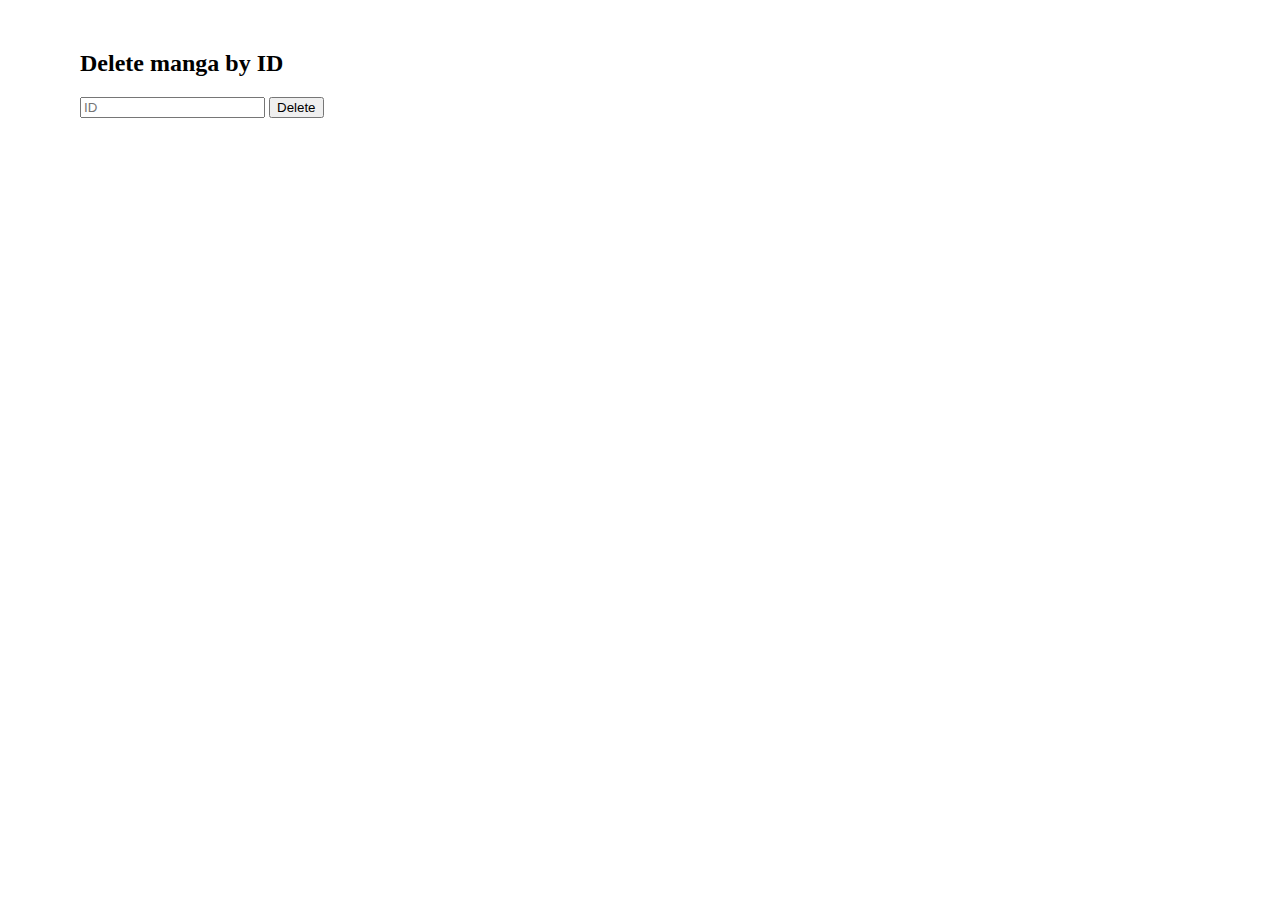
<file: project/static/delete.html>
<!DOCTYPE html>
<html lang="en">
<head>
    <meta charset="UTF-8">
    <title>Delete</title>
    <style>
        body {
            margin: 50px 80px
        }
    </style>
</head>
<body>
    <h2>Delete manga by ID</h2>
    <form action="/delete" method="post">
    <input type="number" placeholder="ID" name="id">
    <button type="submit">Delete</button>
    </form>
</body>
</html>
</file>
<file: css/index.css>
@import url('https://fonts.googleapis.com/css2?family=Ubuntu:wght@300&display=swap');
@import url('https://fonts.googleapis.com/css2?family=Anton&display=swap');

body {
    margin: 0;
    padding: 0;
    box-sizing: border-box;
    background-color: #17130C;
}

* {
    padding: 0;
    margin: 0;
}

.container-fluid {
    margin: 0;
    padding: 0;
    color: white;
}


/*navbar*/

.navbar {
    height: 120px;
}

.navbar ul {
    list-style: none;
    display: flex;
    justify-content: space-between;
    font-family: 'Ubuntu', sans-serif;
    font-style: normal;
    font-weight: 400;
    font-size: 16px;
    color: white;
}

#but {
    font-weight: 800;
}

/*back*/

.back {
    padding: 0 7%;
    margin: 0;
    background-image: url("/images/index/background.png");
    background-size: 100%;
    background-repeat: no-repeat;
}

.back img {
    padding: 0;
}

.back .main {
    margin-top: 20%;
    margin-bottom: 20%;
    color: white;
}

.main h1 {
    font-family: 'Anton', sans-serif;
    font-style: normal;
    font-weight: 400;
    font-size: 15vb;
}

.main h2 {
    font-family: 'Ubuntu', sans-serif;
    font-style: normal;
    font-weight: 400;
    font-size: 16px;
}

button {
    width: 240px;
    height: 42px;
    border: none;
    background: #EF233C;
    color: white;
    font-weight: 800;
}

a {
    text-decoration: none;
    color: white;
}

/*content*/

.content {
    color: white;
    margin: 72px 7%;
}

.content h1 {
    font-family: 'Ubuntu', sans-serif;
    font-style: normal;
    font-weight: 700;
    font-size: 32px;
}

.content p {
    margin-top: 20px;
    font-family: 'Ubuntu', sans-serif;
    font-style: normal;
    font-weight: 400;
    font-size: 16px;
    line-height: 200%;
}

#desc {
    position: absolute;
    top: 1400px;
    left: -170px;
    opacity: 10%;
    color: #17130C;
    font-family: 'Ubuntu', sans-serif;
    font-style: normal;
    font-weight: 400;
    font-size: 103px;
    line-height: 118px;

    text-shadow: -1px -1px 0 #FFF, 1px -1px 0 #FFF, -1px 1px 0 #FFF, 1px 1px 0 #FFF;
    transform: rotate(-90deg);
}

/*episodes*/

.episodes {
    display: flex;
    margin-top: 200px;
    padding: 0 7%;
}

#episodes {
    position: absolute;
    top: 2070px;
    left: -130px;
    opacity: 10%;
    color: #17130C;
    font-family: 'Ubuntu', sans-serif;
    font-style: normal;
    font-weight: 400;
    font-size: 103px;
    line-height: 118px;

    text-shadow: -1px -1px 0 #FFF, 1px -1px 0 #FFF, -1px 1px 0 #FFF, 1px 1px 0 #FFF;
    transform: rotate(-90deg);
}

.episodes h1 {
    font-family: 'Ubuntu', sans-serif;
    font-style: normal;
    font-weight: 700;
    font-size: 32px;
}

.episodes h2 {
    font-family: 'Ubuntu', sans-serif;
    font-style: normal;
    font-weight: 400;
    font-size: 16px;
}

.episodes h3 {
    font-family: 'Ubuntu', sans-serif;
    font-style: normal;
    font-weight: 700;
    font-size: 18px;
}


.episodes img:not(#next){
    width: 100%;
    padding: 5px;
}

.episodes p {
    font-family: 'Ubuntu', sans-serif;
    font-style: normal;
    font-weight: 400;
    font-size: 16px;
    line-height: 25px;
}

/*merch*/

.merch {
    display: flex;
    margin-top: 200px;
    padding: 0 7%;
}

#merch {
    position: absolute;
    top: 2790px;
    left: -70px;
    opacity: 10%;
    color: #17130C;
    font-family: 'Ubuntu', sans-serif;
    font-style: normal;
    font-weight: 400;
    font-size: 103px;
    line-height: 118px;

    text-shadow: -1px -1px 0 #FFF, 1px -1px 0 #FFF, -1px 1px 0 #FFF, 1px 1px 0 #FFF;
    transform: rotate(-90deg);
}

/*footer*/

.footer {
    padding: 0 7%;
    height: 100px;
    background-color: #1E1134;
    margin-top: 5%;
}

.footer a {
    color: white;
    font-family: 'Ubuntu', sans-serif;
    font-style: normal;
    font-weight: 400;
    font-size: 24px;
}
</file>
<file: css/buy.css>
@import url('https://fonts.googleapis.com/css2?family=Ubuntu:wght@300&display=swap');
@import url('https://fonts.googleapis.com/css2?family=Anton&display=swap');

body {
    margin: 0;
    padding: 0;
    box-sizing: border-box;
    background-color: #17130C;
}

* {
    padding: 0;
    margin: 0;
}

.container-fluid {
    margin: 0;
    padding: 0;
    color: white;
}

a {
    text-decoration: none;
    color: white;
}

.row {
    margin: 0 7%;
}


/*navbar*/

.navbar {
    height: 120px;
}

.navbar ul {
    list-style: none;
    display: flex;
    justify-content: space-between;
    font-family: 'Ubuntu', sans-serif;
    font-style: normal;
    font-weight: 400;
    font-size: 16px;
    color: white;
}

#but {
    font-weight: 800;
}

/*content*/

.content {
    margin-top: 10%;
}

.content h1 {
    font-family: 'Ubuntu', sans-serif;
    font-style: normal;
    font-weight: 700;
    font-size: 32px;
}

.content button {
    width: 165px;
    height: 42px;
    background-color: #EF233C;
    border: none;
}

/*footer*/

.footer {
    margin: 5% 0 0 0;
    padding: 0 7%;
    height: 100px;
    background-color: #1E1134;
    margin-top: 10%;
}

.footer a {
    color: white;
    font-family: 'Ubuntu', sans-serif;
    font-style: normal;
    font-weight: 400;
    font-size: 24px;
}
</file>
<file: css/watch.css>
@import url('https://fonts.googleapis.com/css2?family=Ubuntu:wght@300&display=swap');
@import url('https://fonts.googleapis.com/css2?family=Anton&display=swap');

body {
    margin: 0;
    padding: 0;
    box-sizing: border-box;
    background-color: #17130C;
}

* {
    padding: 0;
    margin: 0;
}

.container-fluid {
    margin: 0;
    padding: 0;
    color: white;
}

a {
    text-decoration: none;
    color: white;
}


/*navbar*/

.navbar {
    height: 120px;
}

.navbar ul {
    list-style: none;
    display: flex;
    justify-content: space-between;
    font-family: 'Ubuntu', sans-serif;
    font-style: normal;
    font-weight: 400;
    font-size: 16px;
    color: white;
}

#but {
    font-weight: 800;
}

/*content*/

.row {
    margin: 0 7%;
}

.content h1 {
    color: white;
    font-family: 'Ubuntu', sans-serif;
    font-style: normal;
    font-weight: 700;
    font-size: 32px;
}

.content p {
    font-family: 'Ubuntu', sans-serif;
    font-style: normal;
    font-weight: 500;
    font-size: 16px;
    line-height: 154.69%;

    letter-spacing: 0.105em;
}

#what {
    position: absolute;
    top: 1030px;
    left: -180px;
    opacity: 10%;
    color: #17130C;
    font-family: 'Ubuntu', sans-serif;
    font-style: normal;
    font-weight: 400;
    font-size: 80px;
    line-height: 118px;

    text-shadow: -1px -1px 0 #FFF, 1px -1px 0 #FFF, -1px 1px 0 #FFF, 1px 1px 0 #FFF;
    transform: rotate(-90deg);
}

.seasons img {
    width: 100%;
}

.seasons h1 {
    font-family: 'Ubuntu', sans-serif;
    font-style: normal;
    font-weight: 500;
    font-size: 24px;
}

.buttons {
    margin-top: 5%;
    width: 70%;
    height: 100%;
    border: 1px solid;
}

/*footer*/

.footer {
    margin: 5% 0 0 0;
    padding: 0 7%;
    height: 100px;
    background-color: #1E1134;
    margin-top: 10%;
}

.footer a {
    color: white;
    font-family: 'Ubuntu', sans-serif;
    font-style: normal;
    font-weight: 400;
    font-size: 24px;
}
</file>
<file: lab8/static/buy.css>
@import url('https://fonts.googleapis.com/css2?family=Ubuntu:wght@300&display=swap');
@import url('https://fonts.googleapis.com/css2?family=Anton&display=swap');

body {
    margin: 0;
    padding: 0;
    box-sizing: border-box;
    background-color: #17130C;
}

* {
    padding: 0;
    margin: 0;
}

.container-fluid {
    margin: 0;
    padding: 0;
    color: white;
}

a {
    text-decoration: none;
    color: white;
}


/*navbar*/

.navbar {
    height: 120px;
    padding: 0 7%;
}

.navbar ul {
    list-style: none;
    display: flex;
    justify-content: space-between;
    font-family: 'Ubuntu', sans-serif;
    font-style: normal;
    font-weight: 400;
    font-size: 16px;
    color: white;
}

#but {
    font-weight: 800;
}

.mobile-navigation {
    display: none;
}



/*Hamburger*/

#toggle {
    display: none;
}

.hamburger {
    position: absolute;
    top: 5em;
    right: 5%;
    margin-left: -2em;
    margin-top: -45px;
    width: 2em;
    height: 45px;
    z-index: 5;
}

.hamburger div {
    position: relative;
    width: 3em;
    height: 7px;
    border-radius: 3px;
    background-color: #FFFFFF;
    margin-top: 8px;
    transition: all 0.3s ease-in-out;
}

/*Nav style*/

.nav {
    position: fixed;
    width: 100%;
    height: 100%;
    background-color: #17130C;
    top: -100%; left: 0; right: 0; bottom: 0;
    overflow: hidden;
    transition: all 0.3s ease-in-out;
    transform: scale(0);
}

.nav-wrapper {
    position: relative;
    overflow: hidden;
    overflow-y: auto;
    height: 100%;
}

nav {
    text-align: left;
    margin-left: 25%;
}

nav a {
    position: relative;
    text-decoration: none;
    color: #FFFFFF;
    font-size: 2em;
    display: inline-block;
    margin-top: 1.25em;
    transition: color 0.2s ease-in-out;
    letter-spacing: 1px;
}

nav a:before {
    content: '';
    height: 0;
    position: absolute;
    width: 0.25em;
    background-color: white;
    left: -0.5em;
    transition: all 0.2s ease-in-out;
}

nav a:hover {
    color: white;
}

nav a:hover:before {
    height: 100%;
}

#toggle:checked + .hamburger .top-bun {
    transform: rotate(-45deg);
    margin-top: 25px;
}

#toggle:checked + .hamburger .bottom-bun {
    opacity: 0;
    transform: rotate(45deg);
}

#toggle:checked + .hamburger .meat {
    transform: rotate(45deg);
    margin-top: -7px;
}

#toggle:checked + .hamburger + .nav {
    top: 0;
    transform: scale(1);
}

/*content*/

.content {
    margin-top: 10%;
    padding: 0 7%;
}

.content h1 {
    font-family: 'Ubuntu', sans-serif;
    font-style: normal;
    font-weight: 700;
    font-size: 32px;
}

.content button {
    width: 165px;
    height: 42px;
    background-color: #EF233C;
    border: none;
}

/*footer*/

.footer {
    margin: 5% 0 0 0;
    padding: 0 7%;
    height: 100px;
    background-color: #1E1134;
    margin-top: 10%;
}

.footer a {
    color: white;
    font-family: 'Ubuntu', sans-serif;
    font-style: normal;
    font-weight: 400;
    font-size: 24px;
}

@media screen and (max-width: 1100px) {
    .description {
        opacity: 0;
    }
}

@media screen and (max-width: 767px) {
    .pc-navigation {
        display: none;
    }

    .mobile-navigation {
        display: flex;
    }
}
</file>
<file: lab8/static/watch.css>
@import url('https://fonts.googleapis.com/css2?family=Ubuntu:wght@300&display=swap');
@import url('https://fonts.googleapis.com/css2?family=Anton&display=swap');

body {
    margin: 0;
    padding: 0;
    box-sizing: border-box;
    background-color: #17130C;
}

* {
    padding: 0;
    margin: 0;
}

.container-fluid {
    margin: 0;
    padding: 0;
    color: white;
}

a {
    text-decoration: none;
    color: white;
}


/*navbar*/

.navbar {
    height: 120px;
}

.navbar ul {
    list-style: none;
    display: flex;
    justify-content: space-between;
    font-family: 'Ubuntu', sans-serif;
    font-style: normal;
    font-weight: 400;
    font-size: 16px;
    color: white;
}

#but {
    font-weight: 800;
}

.mobile-navigation {
    display: none;
}



/*Hamburger*/

#toggle {
    display: none;
}

.hamburger {
    position: absolute;
    top: 5em;
    right: 5%;
    margin-left: -2em;
    margin-top: -45px;
    width: 2em;
    height: 45px;
    z-index: 5;
}

.hamburger div {
    position: relative;
    width: 3em;
    height: 7px;
    border-radius: 3px;
    background-color: #FFFFFF;
    margin-top: 8px;
    transition: all 0.3s ease-in-out;
}

/*Nav style*/

.nav {
    position: fixed;
    width: 100%;
    height: 100%;
    background-color: #17130C;
    top: -100%; left: 0; right: 0; bottom: 0;
    overflow: hidden;
    transition: all 0.3s ease-in-out;
    transform: scale(0);
}

.nav-wrapper {
    position: relative;
    overflow: hidden;
    overflow-y: auto;
    height: 100%;
}

nav {
    text-align: left;
    margin-left: 25%;
}

nav a {
    position: relative;
    text-decoration: none;
    color: #FFFFFF;
    font-size: 2em;
    display: inline-block;
    margin-top: 1.25em;
    transition: color 0.2s ease-in-out;
    letter-spacing: 1px;
}

nav a:before {
    content: '';
    height: 0;
    position: absolute;
    width: 0.25em;
    background-color: white;
    left: -0.5em;
    transition: all 0.2s ease-in-out;
}

nav a:hover {
    color: white;
}

nav a:hover:before {
    height: 100%;
}

#toggle:checked + .hamburger .top-bun {
    transform: rotate(-45deg);
    margin-top: 25px;
}

#toggle:checked + .hamburger .bottom-bun {
    opacity: 0;
    transform: rotate(45deg);
}

#toggle:checked + .hamburger .meat {
    transform: rotate(45deg);
    margin-top: -7px;
}

#toggle:checked + .hamburger + .nav {
    top: 0;
    transform: scale(1);
}

/*content*/

.angle_text {
    opacity: 10%;
    color: #17130C;
    font-family: 'Ubuntu', sans-serif;
    font-style: normal;
    font-weight: 400;
    font-size: 7vh;
    line-height: 118px;

    text-shadow: -1px -1px 0 #FFF, 1px -1px 0 #FFF, -1px 1px 0 #FFF, 1px 1px 0 #FFF;
    transform: rotate(90deg);
}

.row {
    margin: 0 7%;
}

.content h1 {
    color: white;
    font-family: 'Ubuntu', sans-serif;
    font-style: normal;
    font-weight: 700;
    font-size: 32px;
}

.content p {
    font-family: 'Ubuntu', sans-serif;
    font-style: normal;
    font-weight: 500;
    font-size: 16px;
    line-height: 154.69%;

    letter-spacing: 0.105em;
}

.content img {
    width: 40%;
}

/*seasons*/

.seasons img {
    width: 100%;
}

.seasons h1 {
    font-family: 'Ubuntu', sans-serif;
    font-style: normal;
    font-weight: 500;
    font-size: 2vw;
}

.buttons {
    margin-top: 5%;
    width: 70%;
    height: 100%;
    border: 1px solid;
}

/*footer*/

.footer {
    margin: 5% 0 0 0;
    padding: 0 7%;
    height: 100px;
    background-color: #1E1134;
    margin-top: 10%;
}

.footer a {
    color: white;
    font-family: 'Ubuntu', sans-serif;
    font-style: normal;
    font-weight: 400;
    font-size: 24px;
}

@media screen and (max-width: 767px) {
    .pc-navigation {
        display: none;
    }

    .mobile-navigation {
        display: flex;
    }
}
</file>
